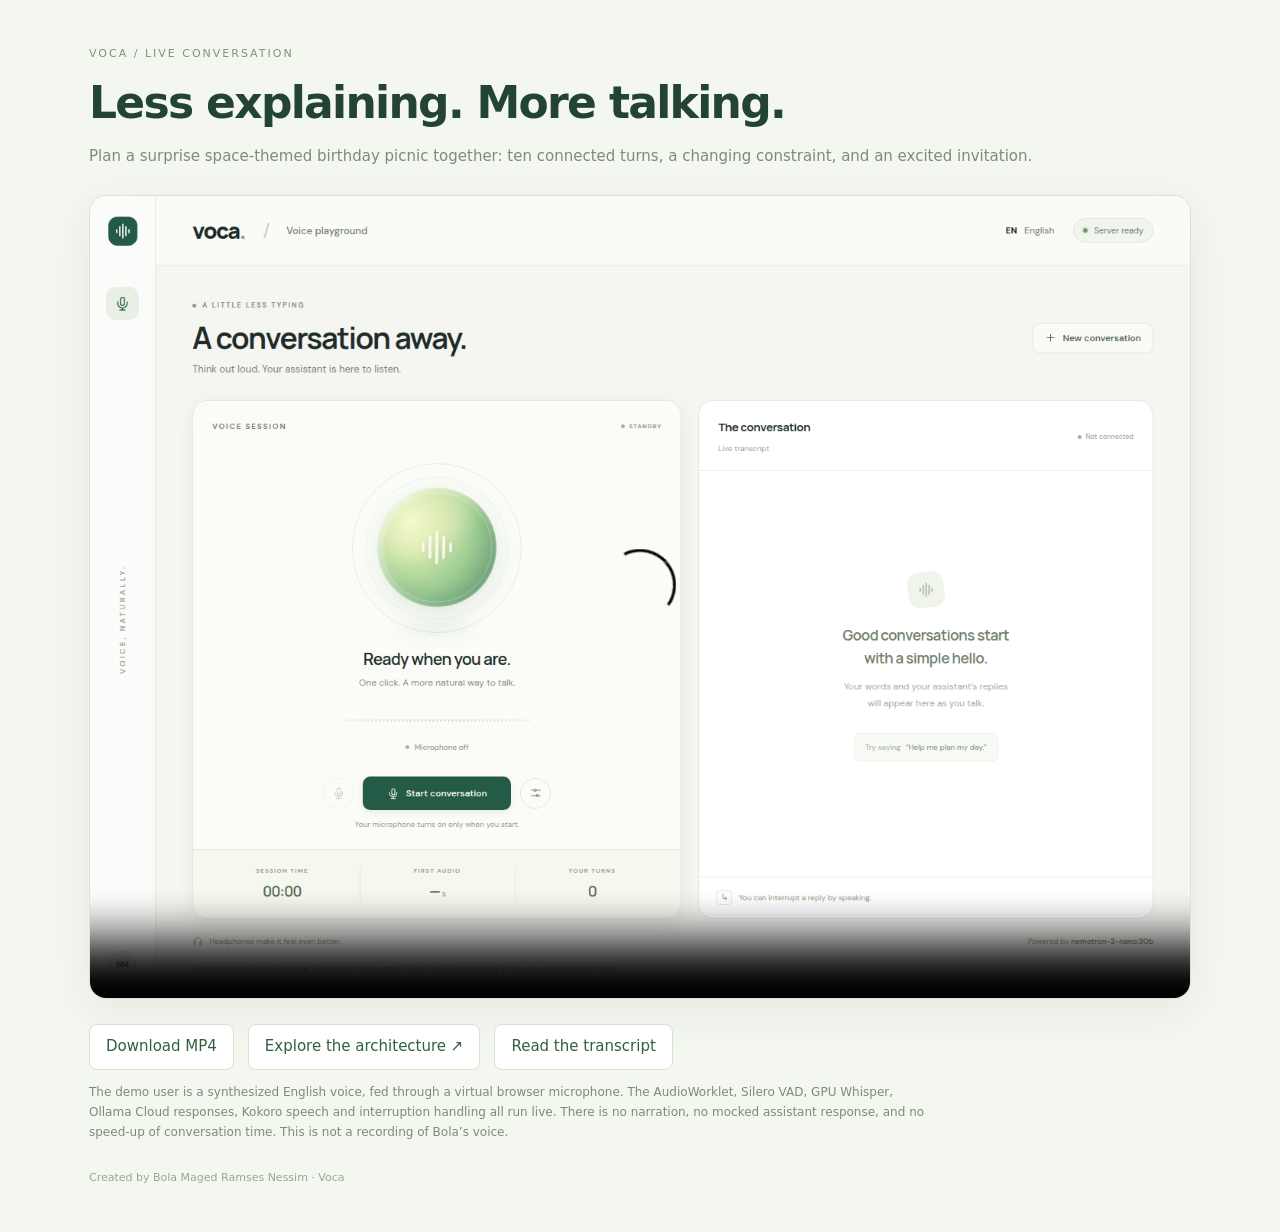
<file: docs/index.html>
<!doctype html><html lang="en"><head><meta charset="utf-8"><meta http-equiv="refresh" content="0;url=demo.html"><title>Voca demo</title></head><body><a href="demo.html">Open the Voca conversation demo</a></body></html>
</file>
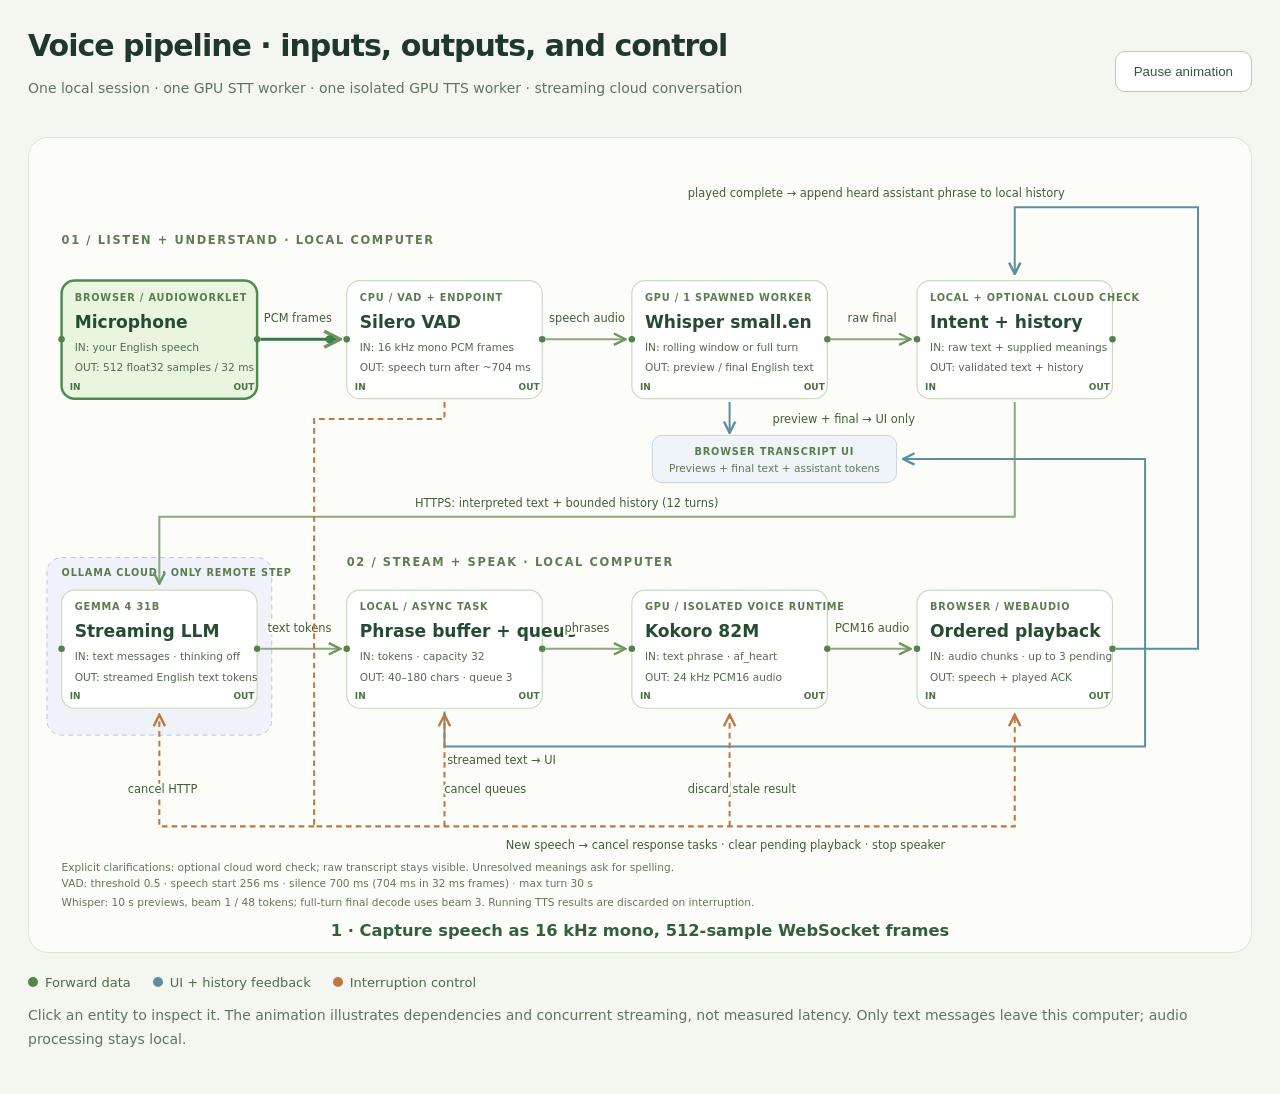
<file: docs/architecture.html>
<!doctype html><html lang="en"><head><meta charset="utf-8"><meta name="viewport" content="width=device-width,initial-scale=1"><title>Voca · Animated voice pipeline</title><style>*{box-sizing:border-box}:root{font-family:system-ui,sans-serif;color:#20382c;background:#f4f7f0}body{margin:0;padding:28px}main{max-width:1500px;margin:auto}header{display:flex;align-items:center;justify-content:space-between;gap:20px}h1{font-size:30px;letter-spacing:-1px;margin:0}p{font-size:14px;color:#60745f;line-height:1.7}button{border:1px solid #b9cdb1;border-radius:10px;background:white;color:#315b3b;padding:12px 18px;cursor:pointer}svg{display:block;width:100%;height:auto;margin:22px 0;background:#fcfdf9;border:1px solid #dbe5d5;border-radius:20px}.edge{fill:none;stroke:#8da785;stroke-width:2.5;marker-end:url(#arrow)}.edge.hot{stroke:#39754b;stroke-width:3.5}.edge.control.hot{stroke:#bc7941}.edge.feedback.hot{stroke:#5d8f9f}.control{stroke:#bc7941;stroke-dasharray:7 5;marker-end:url(#controlArrow)}.feedback{stroke:#5d8f9f;marker-end:url(#feedbackArrow)}.node rect{fill:white;stroke:#cbdac3;stroke-width:1.5}.node.active rect{fill:#eaf5df;stroke:#4f8b50;stroke-width:3}.node:focus{outline:none}.node:focus rect{stroke:#294e83;stroke-width:3}.title{font-size:21px;font-weight:700;fill:#254b32}.sub{font-size:13px;fill:#536b4d}.tag{font-size:12px;font-weight:700;letter-spacing:1px;fill:#597d4d}.port{fill:#53824a}.port-label{font-size:11px;font-weight:700;fill:#4b7042}.label{font-size:14px;fill:#425e3b;paint-order:stroke;stroke:#fcfdf9;stroke-width:6px;stroke-linejoin:round}.section{font-size:14px;font-weight:700;letter-spacing:2px;fill:#607c56}.caption{font-size:20px;font-weight:650;fill:#355e3e}.note{font-size:13px;fill:#63775d}.packet{fill:#3d824a;opacity:0}.packet.hot{opacity:1}.legend{display:flex;gap:22px;flex-wrap:wrap;font-size:13px;color:#52694b}.legend i{display:inline-block;width:10px;height:10px;margin-right:7px;border-radius:50%;background:#568450}.legend .feedback-key i{background:#5d8f9f}.legend .control-key i{background:#bc7941}@media(max-width:600px){body{padding:12px}h1{font-size:22px}}</style></head><body><main><header><div><h1>Voice pipeline · inputs, outputs, and control</h1><p>One local session · one GPU STT worker · one isolated GPU TTS worker · streaming cloud conversation</p></div><button id="toggle">Pause animation</button></header>
<svg viewBox="0 0 1500 1000" role="img" aria-labelledby="diagram-title diagram-desc"><title id="diagram-title">Voca animated voice pipeline</title><desc id="diagram-desc">Microphone audio passes through VAD and rolling-window Whisper transcription. Final text and local history go to Ollama Cloud. Streamed tokens enter a bounded phrase buffer, CPU Kokoro synthesis, and ordered browser playback. Completed playback updates local history. New speech cancels response tasks and stops playback.</desc><defs>
<marker id="arrow" viewBox="0 0 10 10" refX="9" refY="5" markerWidth="7" markerHeight="7" orient="auto"><path d="M1 1L9 5L1 9" fill="none" stroke="#6e9460" stroke-width="1.7"/></marker>
<marker id="controlArrow" viewBox="0 0 10 10" refX="9" refY="5" markerWidth="7" markerHeight="7" orient="auto"><path d="M1 1L9 5L1 9" fill="none" stroke="#bc7941" stroke-width="1.7"/></marker>
<marker id="feedbackArrow" viewBox="0 0 10 10" refX="9" refY="5" markerWidth="7" markerHeight="7" orient="auto"><path d="M1 1L9 5L1 9" fill="none" stroke="#5d8f9f" stroke-width="1.7"/></marker>
</defs><text x="40" y="130" class="section">01 / LISTEN + UNDERSTAND · LOCAL COMPUTER</text><text x="390" y="525" class="section">02 / STREAM + SPEAK · LOCAL COMPUTER</text>
<rect x="22" y="515" width="276" height="218" rx="18" fill="#f0f2fa" stroke="#acb9d9" stroke-dasharray="6 5"/><text x="40" y="538" class="tag">OLLAMA CLOUD · ONLY REMOTE STEP</text>
<g id="mic" class="node" transform="translate(40 175)"><rect width="240" height="145" rx="16"/><text x="16" y="25" class="tag">BROWSER / AUDIOWORKLET</text><text x="16" y="58" class="title">Microphone</text><text x="16" y="86" class="sub">IN: your English speech</text><text x="16" y="111" class="sub">OUT: 512 float32 samples / 32 ms</text><circle cx="0" cy="72" r="4" class="port"/><circle cx="240" cy="72" r="4" class="port"/><text x="10" y="134" class="port-label">IN</text><text x="211" y="134" class="port-label">OUT</text></g>
<g id="vad" class="node" transform="translate(390 175)"><rect width="240" height="145" rx="16"/><text x="16" y="25" class="tag">CPU / VAD + ENDPOINT</text><text x="16" y="58" class="title">Silero VAD</text><text x="16" y="86" class="sub">IN: 16 kHz mono PCM frames</text><text x="16" y="111" class="sub">OUT: speech turn after ~704 ms</text><circle cx="0" cy="72" r="4" class="port"/><circle cx="240" cy="72" r="4" class="port"/><text x="10" y="134" class="port-label">IN</text><text x="211" y="134" class="port-label">OUT</text></g>
<g id="stt" class="node" transform="translate(740 175)"><rect width="240" height="145" rx="16"/><text x="16" y="25" class="tag">GPU / 1 SPAWNED WORKER</text><text x="16" y="58" class="title">Whisper small.en</text><text x="16" y="86" class="sub">IN: rolling window or full turn</text><text x="16" y="111" class="sub">OUT: preview / final English text</text><circle cx="0" cy="72" r="4" class="port"/><circle cx="240" cy="72" r="4" class="port"/><text x="10" y="134" class="port-label">IN</text><text x="211" y="134" class="port-label">OUT</text></g>
<g id="history" class="node" transform="translate(1090 175)"><rect width="240" height="145" rx="16"/><text x="16" y="25" class="tag">LOCAL + OPTIONAL CLOUD CHECK</text><text x="16" y="58" class="title">Intent + history</text><text x="16" y="86" class="sub">IN: raw text + supplied meanings</text><text x="16" y="111" class="sub">OUT: validated text + history</text><circle cx="0" cy="72" r="4" class="port"/><circle cx="240" cy="72" r="4" class="port"/><text x="10" y="134" class="port-label">IN</text><text x="211" y="134" class="port-label">OUT</text></g>
<g id="llm" class="node" transform="translate(40 555)"><rect width="240" height="145" rx="16"/><text x="16" y="25" class="tag">GEMMA 4 31B</text><text x="16" y="58" class="title">Streaming LLM</text><text x="16" y="86" class="sub">IN: text messages · thinking off</text><text x="16" y="111" class="sub">OUT: streamed English text tokens</text><circle cx="0" cy="72" r="4" class="port"/><circle cx="240" cy="72" r="4" class="port"/><text x="10" y="134" class="port-label">IN</text><text x="211" y="134" class="port-label">OUT</text></g>
<g id="phrase" class="node" transform="translate(390 555)"><rect width="240" height="145" rx="16"/><text x="16" y="25" class="tag">LOCAL / ASYNC TASK</text><text x="16" y="58" class="title">Phrase buffer + queue</text><text x="16" y="86" class="sub">IN: tokens · capacity 32</text><text x="16" y="111" class="sub">OUT: 40–180 chars · queue 3</text><circle cx="0" cy="72" r="4" class="port"/><circle cx="240" cy="72" r="4" class="port"/><text x="10" y="134" class="port-label">IN</text><text x="211" y="134" class="port-label">OUT</text></g>
<g id="tts" class="node" transform="translate(740 555)"><rect width="240" height="145" rx="16"/><text x="16" y="25" class="tag">GPU / ISOLATED VOICE RUNTIME</text><text x="16" y="58" class="title">Kokoro 82M</text><text x="16" y="86" class="sub">IN: text phrase · af_heart</text><text x="16" y="111" class="sub">OUT: 24 kHz PCM16 audio</text><circle cx="0" cy="72" r="4" class="port"/><circle cx="240" cy="72" r="4" class="port"/><text x="10" y="134" class="port-label">IN</text><text x="211" y="134" class="port-label">OUT</text></g>
<g id="speaker" class="node" transform="translate(1090 555)"><rect width="240" height="145" rx="16"/><text x="16" y="25" class="tag">BROWSER / WEBAUDIO</text><text x="16" y="58" class="title">Ordered playback</text><text x="16" y="86" class="sub">IN: audio chunks · up to 3 pending</text><text x="16" y="111" class="sub">OUT: speech + played ACK</text><circle cx="0" cy="72" r="4" class="port"/><circle cx="240" cy="72" r="4" class="port"/><text x="10" y="134" class="port-label">IN</text><text x="211" y="134" class="port-label">OUT</text></g>
<path id="e1" class="edge " d="M284 247H382"/><text x="330" y="226" text-anchor="middle" class="label">PCM frames</text>
<circle data-edge="e1" class="packet" r="5"><animateMotion dur="1.4s" repeatCount="indefinite"><mpath href="#e1"/></animateMotion></circle>
<path id="e2" class="edge " d="M634 247H732"/><text x="685" y="226" text-anchor="middle" class="label">speech audio</text>
<circle data-edge="e2" class="packet" r="5"><animateMotion dur="1.4s" repeatCount="indefinite"><mpath href="#e2"/></animateMotion></circle>
<path id="e3" class="edge " d="M984 247H1082"/><text x="1035" y="226" text-anchor="middle" class="label">raw final</text>
<circle data-edge="e3" class="packet" r="5"><animateMotion dur="1.4s" repeatCount="indefinite"><mpath href="#e3"/></animateMotion></circle>
<path id="e4" class="edge " d="M1210 324V465H160V547"/><text x="660" y="453" text-anchor="middle" class="label">HTTPS: interpreted text + bounded history (12 turns)</text>
<circle data-edge="e4" class="packet" r="5"><animateMotion dur="1.4s" repeatCount="indefinite"><mpath href="#e4"/></animateMotion></circle>
<path id="e5" class="edge " d="M284 627H382"/><text x="332" y="606" text-anchor="middle" class="label">text tokens</text>
<circle data-edge="e5" class="packet" r="5"><animateMotion dur="1.4s" repeatCount="indefinite"><mpath href="#e5"/></animateMotion></circle>
<path id="e6" class="edge " d="M634 627H732"/><text x="685" y="606" text-anchor="middle" class="label">phrases</text>
<circle data-edge="e6" class="packet" r="5"><animateMotion dur="1.4s" repeatCount="indefinite"><mpath href="#e6"/></animateMotion></circle>
<path id="e7" class="edge " d="M984 627H1082"/><text x="1035" y="606" text-anchor="middle" class="label">PCM16 audio</text>
<circle data-edge="e7" class="packet" r="5"><animateMotion dur="1.4s" repeatCount="indefinite"><mpath href="#e7"/></animateMotion></circle>
<path id="preview" class="edge feedback" d="M860 324V362"/><text x="1000" y="350" text-anchor="middle" class="label">preview + final → UI only</text>
<circle data-edge="preview" class="packet" r="5"><animateMotion dur="1.4s" repeatCount="indefinite"><mpath href="#preview"/></animateMotion></circle>
<path id="tokenui" class="edge feedback" d="M510 704V747H1370V394H1073"/><text x="580" y="769" text-anchor="middle" class="label">streamed text → UI</text>
<circle data-edge="tokenui" class="packet" r="5"><animateMotion dur="1.4s" repeatCount="indefinite"><mpath href="#tokenui"/></animateMotion></circle>
<path id="ack" class="edge feedback" d="M1334 627H1435V85H1210V167"/><text x="1040" y="72" text-anchor="middle" class="label">played complete → append heard assistant phrase to local history</text>
<circle data-edge="ack" class="packet" r="5"><animateMotion dur="1.4s" repeatCount="indefinite"><mpath href="#ack"/></animateMotion></circle>
<path id="cancel" class="edge control" d="M510 324V345H350V845H1210V708"/><text x="855" y="873" text-anchor="middle" class="label">New speech → cancel response tasks · clear pending playback · stop speaker</text>
<circle data-edge="cancel" class="packet" r="5"><animateMotion dur="1.4s" repeatCount="indefinite"><mpath href="#cancel"/></animateMotion></circle>
<path id="cancel-llm" class="edge control" d="M350 845H160V708"/><text x="164" y="804" text-anchor="middle" class="label">cancel HTTP</text>
<circle data-edge="cancel-llm" class="packet" r="5"><animateMotion dur="1.4s" repeatCount="indefinite"><mpath href="#cancel-llm"/></animateMotion></circle>
<path id="cancel-phrase" class="edge control" d="M510 845V708"/><text x="560" y="804" text-anchor="middle" class="label">cancel queues</text>
<circle data-edge="cancel-phrase" class="packet" r="5"><animateMotion dur="1.4s" repeatCount="indefinite"><mpath href="#cancel-phrase"/></animateMotion></circle>
<path id="cancel-tts" class="edge control" d="M860 845V708"/><text x="875" y="804" text-anchor="middle" class="label">discard stale result</text>
<circle data-edge="cancel-tts" class="packet" r="5"><animateMotion dur="1.4s" repeatCount="indefinite"><mpath href="#cancel-tts"/></animateMotion></circle>
<rect x="765" y="365" width="300" height="58" rx="12" fill="#eef4f7" stroke="#b9cfd5"/><text x="915" y="389" text-anchor="middle" class="tag">BROWSER TRANSCRIPT UI</text><text x="915" y="410" text-anchor="middle" class="note">Previews + final text + assistant tokens</text><text x="40" y="900" class="note">Explicit clarifications: optional cloud word check; raw transcript stays visible. Unresolved meanings ask for spelling.</text><text x="40" y="920" class="note">VAD: threshold 0.5 · speech start 256 ms · silence 700 ms (704 ms in 32 ms frames) · max turn 30 s</text><text x="40" y="943" class="note">Whisper: 10 s previews, beam 1 / 48 tokens; full-turn final decode uses beam 3. Running TTS results are discarded on interruption.</text><text id="caption" x="750" y="979" text-anchor="middle" class="caption"></text></svg>
<div class="legend"><span><i></i>Forward data</span><span class="feedback-key"><i></i>UI + history feedback</span><span class="control-key"><i></i>Interruption control</span></div><p id="step">Click an entity to inspect it. The animation illustrates dependencies and concurrent streaming, not measured latency. Only text messages leave this computer; audio processing stays local.</p></main><script>
const steps=[
[['mic'],['e1'],'1 · Capture speech as 16 kHz mono, 512-sample WebSocket frames'],
[['vad'],['e2'],'2 · Detect speech start; finalize after silence or the utterance limit'],
[['stt'],['preview','e3'],'3 · Show rolling previews, then finalize the transcript'],
[['history'],['e4'],'4 · Send final user text, system prompt, and local history to Ollama'],
[['llm','phrase'],['e5','tokenui'],'5 · Stream tokens into a bounded queue and update the transcript'],
[['llm','phrase','tts'],['e5','e6'],'6 · Form short phrases while tokens keep arriving; synthesize on GPU'],
[['llm','phrase','tts','speaker'],['e5','e6','e7'],'7 · Overlap generation, phrase synthesis, and ordered audio playback'],
[['speaker','history'],['ack'],'8 · Retain assistant phrases only after completed-playback acknowledgments'],
[['vad','llm','phrase','tts','speaker'],['cancel','cancel-llm','cancel-phrase','cancel-tts'],'9 · New speech cancels the response, clears audio, and discards stale inference']
];
let current=0,paused=false;const svg=document.querySelector('svg');
function step(index){current=index;document.querySelectorAll('.node').forEach(n=>n.classList.toggle('active',steps[index][0].includes(n.id)));document.querySelectorAll('.edge').forEach(e=>e.classList.toggle('hot',steps[index][1].includes(e.id)));document.querySelectorAll('.packet').forEach(p=>p.classList.toggle('hot',steps[index][1].includes(p.dataset.edge)));document.getElementById('caption').textContent=steps[index][2];}
setInterval(()=>{if(!paused)step((current+1)%steps.length)},1400);step(0);
document.querySelectorAll('.node').forEach(node=>{const index=steps.findIndex(s=>s[0].includes(node.id));node.style.cursor='pointer';node.setAttribute('tabindex','0');node.setAttribute('role','button');node.setAttribute('aria-label',steps[index][2]);node.addEventListener('click',()=>step(index));node.addEventListener('keydown',e=>{if(e.key==='Enter'||e.key===' '){e.preventDefault();step(index);}});});
document.getElementById('toggle').onclick=()=>{paused=!paused;paused?svg.pauseAnimations():svg.unpauseAnimations();document.getElementById('toggle').textContent=paused?'Resume animation':'Pause animation';};
if(matchMedia('(prefers-reduced-motion: reduce)').matches)document.getElementById('toggle').click();
</script></body></html>
</file>
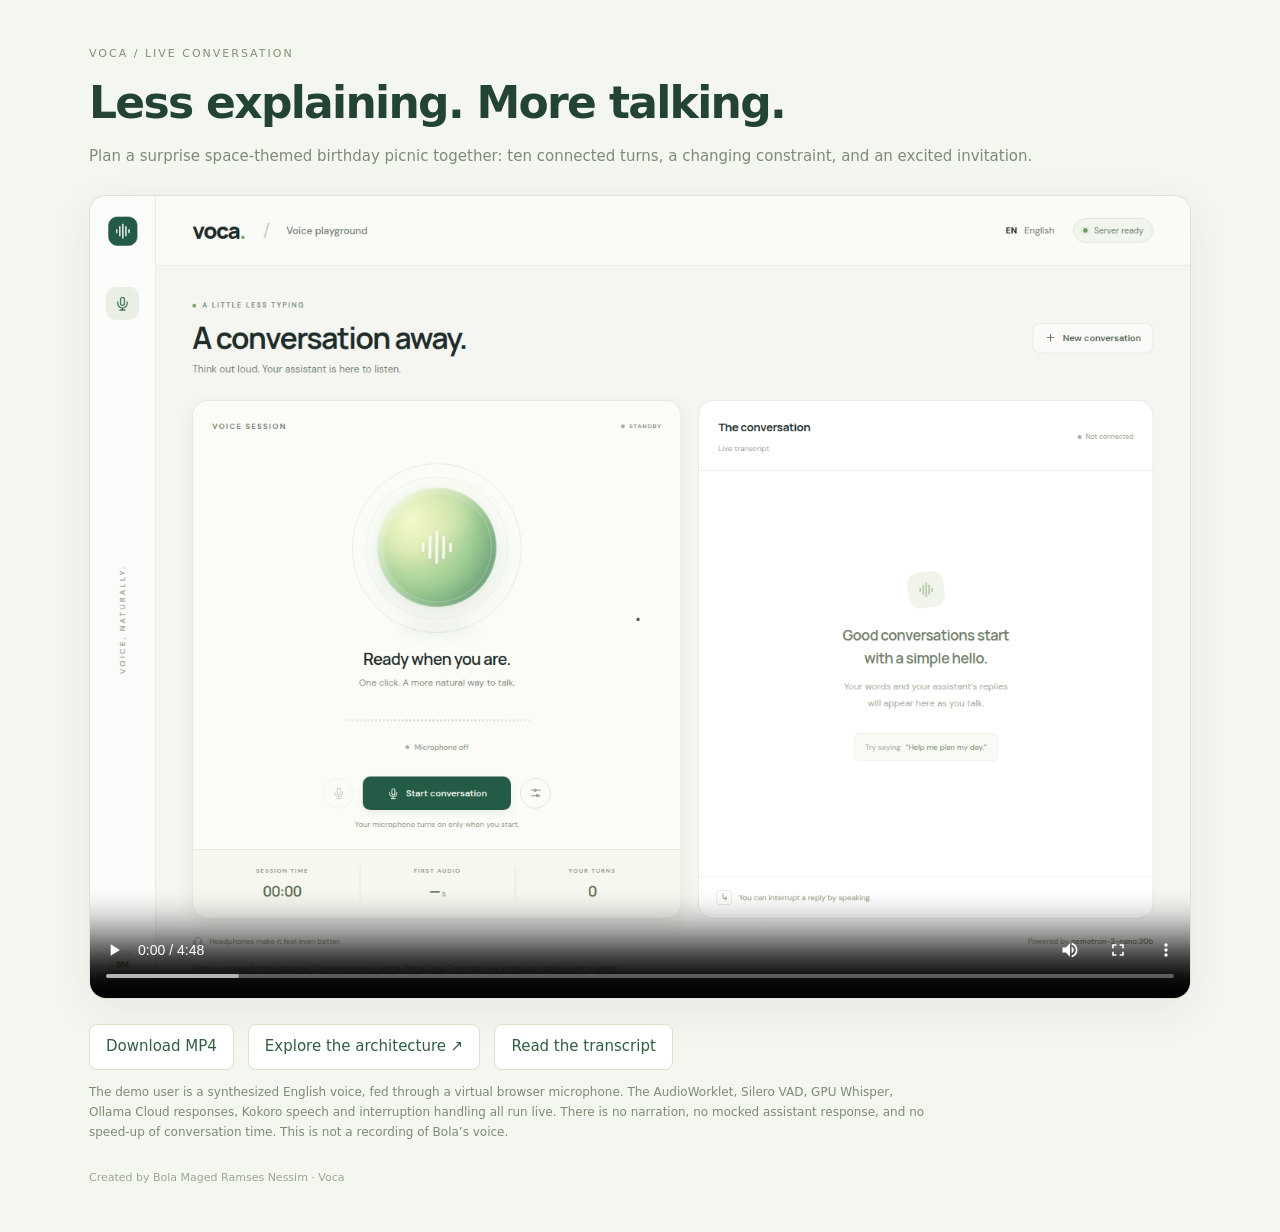
<file: docs/demo.html>
<!doctype html><html lang="en"><head><meta charset="utf-8"><meta name="viewport" content="width=device-width,initial-scale=1"><meta name="theme-color" content="#f4f6f0"><title>Voca · Conversation demo</title><style>
*{box-sizing:border-box}body{margin:0;background:#f4f6f0;color:#234334;font:15px/1.7 system-ui,sans-serif}main{max-width:1150px;margin:45px auto;padding:0 24px}.eyebrow{font-size:11px;letter-spacing:2px;color:#7d9573}h1{font-size:clamp(26px,4vw,44px);letter-spacing:-1.7px;line-height:1.2;margin:13px 0}p{color:#7d8c76}video{display:block;width:100%;background:#eaf0e2;border:1px solid #dce5d3;border-radius:17px;box-shadow:0 12px 45px #274a2312;margin:25px 0}.links{display:flex;gap:14px;flex-wrap:wrap}a{color:#315f40;text-decoration:none;padding:9px 16px;border-radius:8px;border:1px solid #d8e3ce;background:#fff}a:hover{background:#e8f0e0}.note{font-size:12px;max-width:850px}footer{margin:26px 0;color:#9aa78f;font-size:11px}a:focus-visible{outline:3px solid #789e65;outline-offset:3px}
</style></head><body><main><div class="eyebrow">VOCA / LIVE CONVERSATION</div><h1>Less explaining. More talking.</h1><p>Plan a surprise space-themed birthday picnic together: ten connected turns, a changing constraint, and an excited invitation.</p>
<video controls playsinline preload="metadata" poster="demo/poster.png"><source src="demo/conversation-demo.mp4" type='video/mp4; codecs="avc1.640020, mp4a.40.2"'><source src="demo/conversation-demo.webm" type='video/webm; codecs="vp9, opus"'><track kind="captions" src="demo/captions.vtt" srclang="en" label="English (auto-generated)">Your browser does not support this player. Download the MP4 below.</video>
<div class="links"><a href="demo/conversation-demo.mp4" download>Download MP4</a><a href="architecture.html">Explore the architecture ↗</a><a href="demo/transcript.txt">Read the transcript</a></div>
<p class="note">The demo user is a synthesized English voice, fed through a virtual browser microphone. The AudioWorklet, Silero VAD, GPU Whisper, Ollama Cloud responses, Kokoro speech and interruption handling all run live. There is no narration, no mocked assistant response, and no speed-up of conversation time. This is not a recording of Bola’s voice.</p>
<footer>Created by Bola Maged Ramses Nessim · Voca</footer></main></body></html>
</file>
